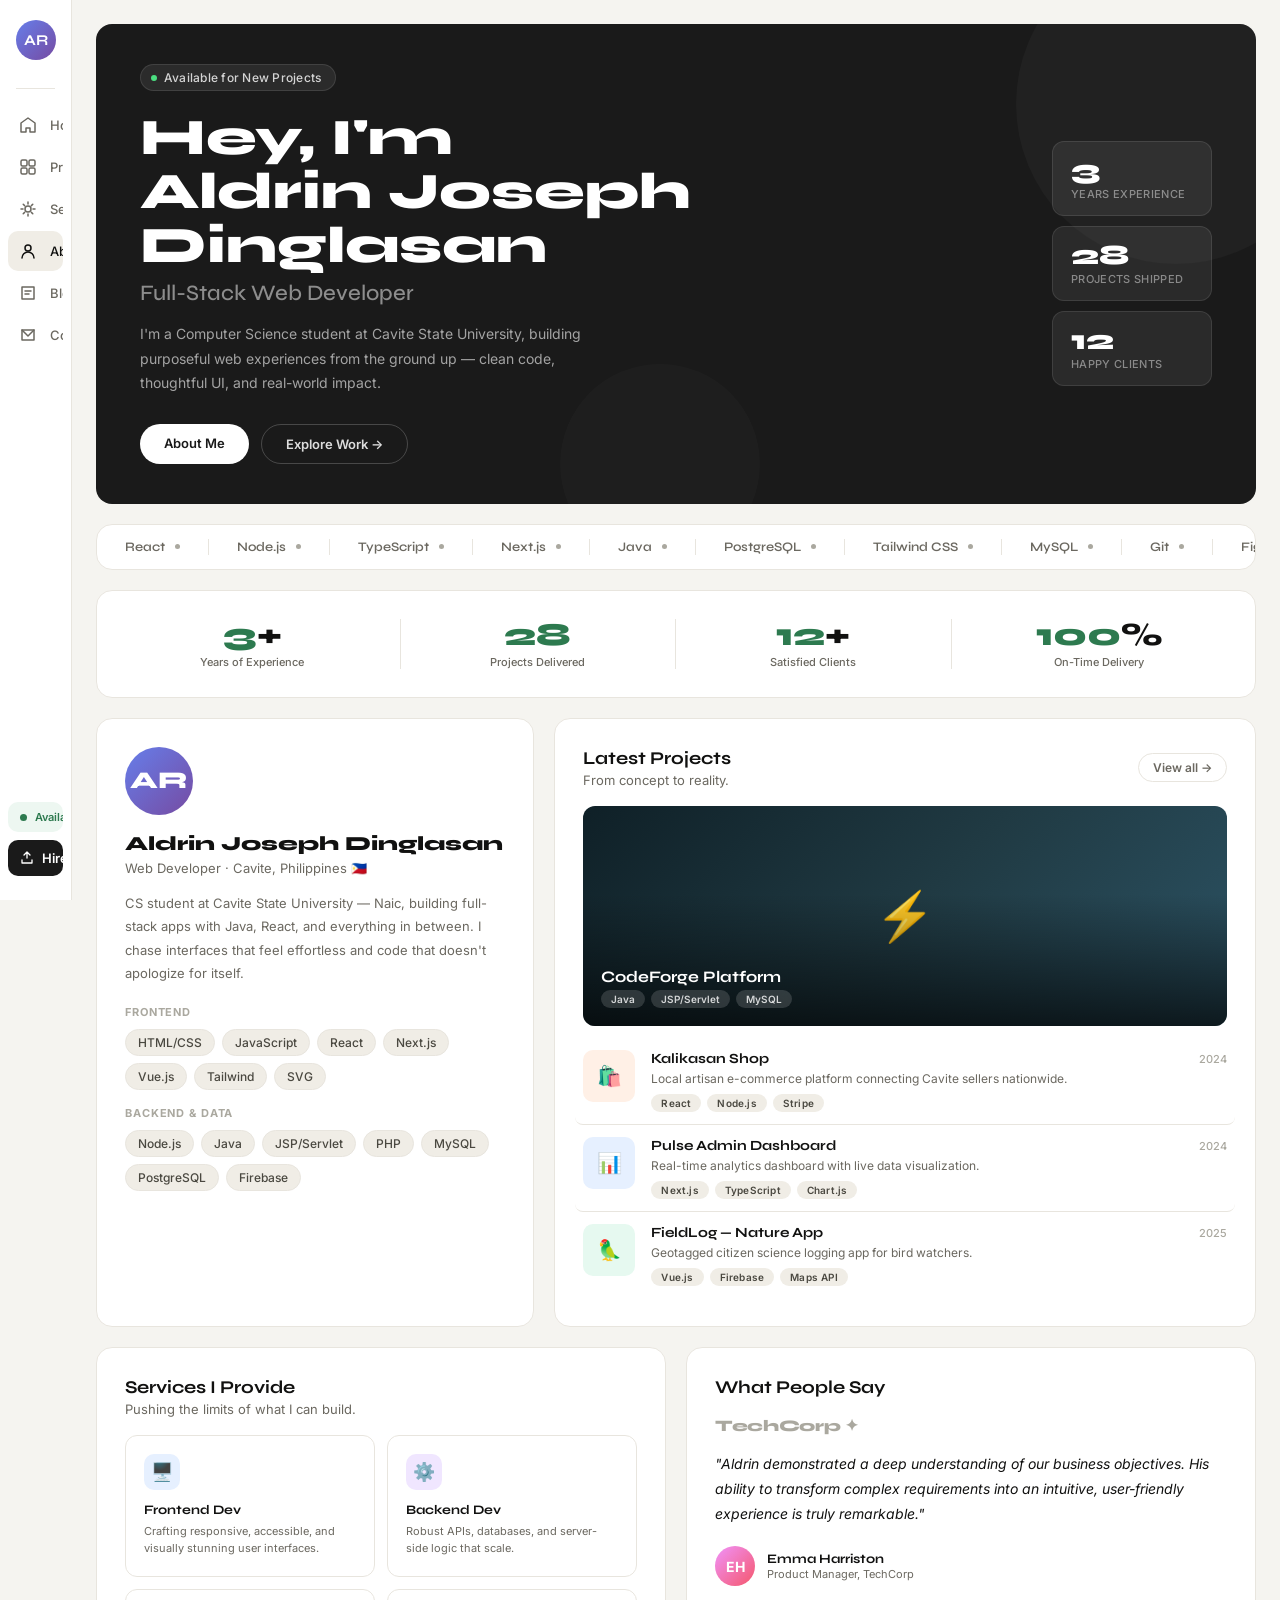
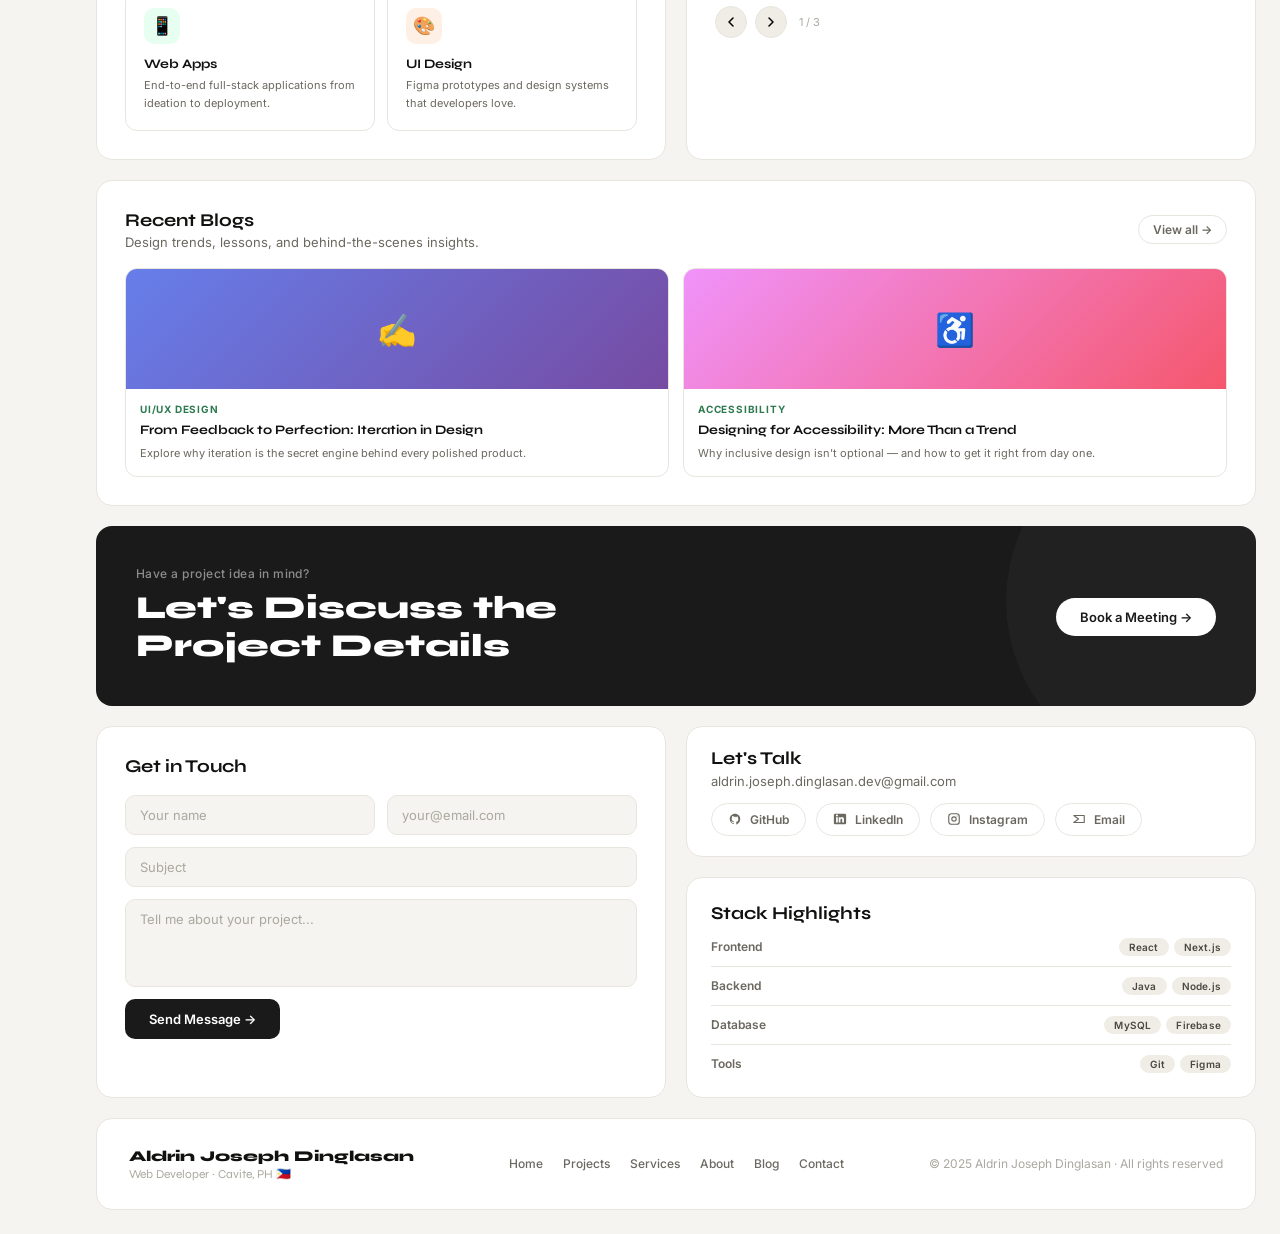
<file: index.html>
<!DOCTYPE html>
<html lang="en">
<head>
  <meta charset="UTF-8">
  <meta name="viewport" content="width=device-width, initial-scale=1.0">
  <title>Aldrin Joseph Dinglasan — Web Developer</title>

  <!-- Google Fonts -->
  <link rel="preconnect" href="https://fonts.googleapis.com">
  <link href="https://fonts.googleapis.com/css2?family=Syne:wght@400;500;600;700;800&family=Inter:wght@300;400;500;600&display=swap" rel="stylesheet">

  <!-- Stylesheet -->
  <link rel="stylesheet" href="assets/css/style.css">
</head>
<body>

<!-- ══════════════════════════════
     SIDEBAR
══════════════════════════════ -->
<aside class="sidebar">

  <!-- Profile -->
  <div class="sidebar-profile">
    <div class="sidebar-avatar">AR</div>
    <div class="sidebar-profile-text">
      <div class="sidebar-name">Aldrin Joseph Dinglasan</div>
      <div class="sidebar-role">Web Developer</div>
    </div>
  </div>

  <div class="sidebar-divider"></div>

  <!-- Nav -->
  <ul class="sidebar-nav">
    <li>
      <a href="#home" class="active">
        <span class="nav-icon">
          <svg width="18" height="18" viewBox="0 0 18 18" fill="none">
            <path d="M2 7l7-5 7 5v9H11v-4H7v4H2V7z" stroke="currentColor" stroke-width="1.5" stroke-linejoin="round"/>
          </svg>
        </span>
        <span class="nav-label">Home</span>
      </a>
    </li>
    <li>
      <a href="#projects">
        <span class="nav-icon">
          <svg width="18" height="18" viewBox="0 0 18 18" fill="none">
            <rect x="2" y="2" width="6" height="6" rx="1.5" stroke="currentColor" stroke-width="1.5"/>
            <rect x="10" y="2" width="6" height="6" rx="1.5" stroke="currentColor" stroke-width="1.5"/>
            <rect x="2" y="10" width="6" height="6" rx="1.5" stroke="currentColor" stroke-width="1.5"/>
            <rect x="10" y="10" width="6" height="6" rx="1.5" stroke="currentColor" stroke-width="1.5"/>
          </svg>
        </span>
        <span class="nav-label">Projects</span>
      </a>
    </li>
    <li>
      <a href="#services">
        <span class="nav-icon">
          <svg width="18" height="18" viewBox="0 0 18 18" fill="none">
            <circle cx="9" cy="9" r="3" stroke="currentColor" stroke-width="1.5"/>
            <path d="M9 2v2M9 14v2M2 9h2M14 9h2M4.22 4.22l1.41 1.41M12.37 12.37l1.41 1.41M4.22 13.78l1.41-1.41M12.37 5.63l1.41-1.41" stroke="currentColor" stroke-width="1.5" stroke-linecap="round"/>
          </svg>
        </span>
        <span class="nav-label">Services</span>
      </a>
    </li>
    <li>
      <a href="#about">
        <span class="nav-icon">
          <svg width="18" height="18" viewBox="0 0 18 18" fill="none">
            <circle cx="9" cy="6" r="3" stroke="currentColor" stroke-width="1.5"/>
            <path d="M3 16c0-3.314 2.686-6 6-6s6 2.686 6 6" stroke="currentColor" stroke-width="1.5" stroke-linecap="round"/>
          </svg>
        </span>
        <span class="nav-label">About Me</span>
      </a>
    </li>
    <li>
      <a href="#blog">
        <span class="nav-icon">
          <svg width="18" height="18" viewBox="0 0 18 18" fill="none">
            <path d="M3 3h12v12H3z" stroke="currentColor" stroke-width="1.5" stroke-linejoin="round"/>
            <path d="M6 7h6M6 10h4" stroke="currentColor" stroke-width="1.5" stroke-linecap="round"/>
          </svg>
        </span>
        <span class="nav-label">Blog</span>
      </a>
    </li>
    <li>
      <a href="#contact">
        <span class="nav-icon">
          <svg width="18" height="18" viewBox="0 0 18 18" fill="none">
            <path d="M3 4h12v10H3z" stroke="currentColor" stroke-width="1.5" stroke-linejoin="round"/>
            <path d="M3 4l6 6 6-6" stroke="currentColor" stroke-width="1.5" stroke-linecap="round" stroke-linejoin="round"/>
          </svg>
        </span>
        <span class="nav-label">Contact</span>
      </a>
    </li>
  </ul>

  <!-- Bottom actions -->
  <div class="sidebar-bottom">
    <div class="available-badge">
      <div class="available-dot"></div>
      <span class="available-text">Available Now</span>
    </div>
    <a href="#contact" class="hire-btn">
      <svg width="14" height="14" viewBox="0 0 14 14" fill="none">
        <path d="M7 1v6M4 4l3-3 3 3M2 9v3h10V9" stroke="currentColor" stroke-width="1.3" stroke-linecap="round" stroke-linejoin="round"/>
      </svg>
      <span>Hire Me</span>
    </a>
  </div>

</aside>


<!-- ══════════════════════════════
     MAIN CONTENT
══════════════════════════════ -->
<main class="main" id="home">

  <!-- ── HERO ── -->
  <section class="hero-card fade-in">
    <div class="hero-left">
      <div class="hero-status">
        <div class="hero-status-dot"></div>
        <span class="hero-status-text">Available for New Projects</span>
      </div>
      <h1 class="hero-title">Hey, I'm<br>Aldrin Joseph Dinglasan</h1>
      <p class="hero-subtitle">Full-Stack Web Developer</p>
      <p class="hero-desc">I'm a Computer Science student at Cavite State University, building purposeful web experiences from the ground up — clean code, thoughtful UI, and real-world impact.</p>
      <div class="hero-actions">
        <a href="#about" class="btn-white">About Me</a>
        <a href="#projects" class="btn-outline">Explore Work →</a>
      </div>
    </div>
    <div class="hero-right">
      <div class="hero-stat-cards">
        <div class="hero-stat-card">
          <div class="hero-stat-num" id="c1">0</div>
          <div class="hero-stat-label">YEARS EXPERIENCE</div>
        </div>
        <div class="hero-stat-card">
          <div class="hero-stat-num" id="c2">0</div>
          <div class="hero-stat-label">PROJECTS SHIPPED</div>
        </div>
        <div class="hero-stat-card">
          <div class="hero-stat-num" id="c3">0</div>
          <div class="hero-stat-label">HAPPY CLIENTS</div>
        </div>
      </div>
    </div>
  </section>

  <!-- ── MARQUEE ── -->
  <div class="marquee-strip fade-in fade-in-1">
    <div class="marquee-track">
      <div class="marquee-item"><span>React</span><div class="marquee-dot"></div></div>
      <div class="marquee-item"><span>Node.js</span><div class="marquee-dot"></div></div>
      <div class="marquee-item"><span>TypeScript</span><div class="marquee-dot"></div></div>
      <div class="marquee-item"><span>Next.js</span><div class="marquee-dot"></div></div>
      <div class="marquee-item"><span>Java</span><div class="marquee-dot"></div></div>
      <div class="marquee-item"><span>PostgreSQL</span><div class="marquee-dot"></div></div>
      <div class="marquee-item"><span>Tailwind CSS</span><div class="marquee-dot"></div></div>
      <div class="marquee-item"><span>MySQL</span><div class="marquee-dot"></div></div>
      <div class="marquee-item"><span>Git</span><div class="marquee-dot"></div></div>
      <div class="marquee-item"><span>Figma</span><div class="marquee-dot"></div></div>
      <div class="marquee-item"><span>Vue.js</span><div class="marquee-dot"></div></div>
      <div class="marquee-item"><span>PHP</span><div class="marquee-dot"></div></div>
      <!-- Duplicates for seamless loop -->
      <div class="marquee-item"><span>React</span><div class="marquee-dot"></div></div>
      <div class="marquee-item"><span>Node.js</span><div class="marquee-dot"></div></div>
      <div class="marquee-item"><span>TypeScript</span><div class="marquee-dot"></div></div>
      <div class="marquee-item"><span>Next.js</span><div class="marquee-dot"></div></div>
      <div class="marquee-item"><span>Java</span><div class="marquee-dot"></div></div>
      <div class="marquee-item"><span>PostgreSQL</span><div class="marquee-dot"></div></div>
      <div class="marquee-item"><span>Tailwind CSS</span><div class="marquee-dot"></div></div>
      <div class="marquee-item"><span>MySQL</span><div class="marquee-dot"></div></div>
      <div class="marquee-item"><span>Git</span><div class="marquee-dot"></div></div>
      <div class="marquee-item"><span>Figma</span><div class="marquee-dot"></div></div>
      <div class="marquee-item"><span>Vue.js</span><div class="marquee-dot"></div></div>
      <div class="marquee-item"><span>PHP</span><div class="marquee-dot"></div></div>
    </div>
  </div>

  <!-- ── STATS ── -->
  <div class="card stats-card fade-in fade-in-2">
    <div class="stat-item">
      <div class="stat-num"><span id="s1">3</span>+</div>
      <div class="stat-label">Years of Experience</div>
    </div>
    <div class="stat-item">
      <div class="stat-num"><span id="s2">28</span></div>
      <div class="stat-label">Projects Delivered</div>
    </div>
    <div class="stat-item">
      <div class="stat-num"><span id="s3">12</span>+</div>
      <div class="stat-label">Satisfied Clients</div>
    </div>
    <div class="stat-item">
      <div class="stat-num"><span id="s4">100</span>%</div>
      <div class="stat-label">On-Time Delivery</div>
    </div>
  </div>

  <!-- ── ABOUT + PROJECTS ── -->
  <div class="grid-1-2 fade-in fade-in-2" id="projects">

    <!-- About / Skills -->
    <div class="card about-card" id="about">
      <div class="avatar-large">AR</div>
      <div class="about-name">Aldrin Joseph Dinglasan</div>
      <div class="about-role-line">Web Developer · Cavite, Philippines 🇵🇭</div>
      <p class="about-bio">CS student at Cavite State University — Naic, building full-stack apps with Java, React, and everything in between. I chase interfaces that feel effortless and code that doesn't apologize for itself.</p>

      <div class="skills-section-title">Frontend</div>
      <div class="skills-cloud">
        <span class="skill-chip">HTML/CSS</span>
        <span class="skill-chip">JavaScript</span>
        <span class="skill-chip">React</span>
        <span class="skill-chip">Next.js</span>
        <span class="skill-chip">Vue.js</span>
        <span class="skill-chip">Tailwind</span>
        <span class="skill-chip">SVG</span>
      </div>

      <div class="skills-section-title">Backend &amp; Data</div>
      <div class="skills-cloud">
        <span class="skill-chip">Node.js</span>
        <span class="skill-chip">Java</span>
        <span class="skill-chip">JSP/Servlet</span>
        <span class="skill-chip">PHP</span>
        <span class="skill-chip">MySQL</span>
        <span class="skill-chip">PostgreSQL</span>
        <span class="skill-chip">Firebase</span>
      </div>
    </div>

    <!-- Projects list -->
    <div class="card projects-card">
      <div class="section-label">
        <div>
          <div class="section-title-sm">Latest Projects</div>
          <div class="section-sub">From concept to reality.</div>
        </div>
        <a href="#" class="view-all">View all →</a>
      </div>

      <!-- Featured -->
      <div class="featured-project">
        <div class="fp-bg" style="background:linear-gradient(135deg,#0f2027,#203a43,#2c5364);">⚡</div>
        <div class="fp-overlay">
          <div class="fp-info">
            <div class="fp-name">CodeForge Platform</div>
            <div class="fp-tags">
              <span class="fp-tag">Java</span>
              <span class="fp-tag">JSP/Servlet</span>
              <span class="fp-tag">MySQL</span>
            </div>
          </div>
        </div>
      </div>

      <!-- Project items -->
      <div class="project-item">
        <div class="project-thumb" style="background:#fff0e6;">🛍️</div>
        <div class="project-info">
          <div class="project-name">Kalikasan Shop</div>
          <div class="project-desc-sm">Local artisan e-commerce platform connecting Cavite sellers nationwide.</div>
          <div class="project-tags-row">
            <span class="tag">React</span>
            <span class="tag">Node.js</span>
            <span class="tag">Stripe</span>
          </div>
        </div>
        <div class="project-year">2024</div>
      </div>

      <div class="project-item">
        <div class="project-thumb" style="background:#e6f0ff;">📊</div>
        <div class="project-info">
          <div class="project-name">Pulse Admin Dashboard</div>
          <div class="project-desc-sm">Real-time analytics dashboard with live data visualization.</div>
          <div class="project-tags-row">
            <span class="tag">Next.js</span>
            <span class="tag">TypeScript</span>
            <span class="tag">Chart.js</span>
          </div>
        </div>
        <div class="project-year">2024</div>
      </div>

      <div class="project-item">
        <div class="project-thumb" style="background:#e6f9f0;">🦜</div>
        <div class="project-info">
          <div class="project-name">FieldLog — Nature App</div>
          <div class="project-desc-sm">Geotagged citizen science logging app for bird watchers.</div>
          <div class="project-tags-row">
            <span class="tag">Vue.js</span>
            <span class="tag">Firebase</span>
            <span class="tag">Maps API</span>
          </div>
        </div>
        <div class="project-year">2025</div>
      </div>
    </div>

  </div><!-- end grid -->

  <!-- ── SERVICES + TESTIMONIALS ── -->
  <div class="grid-2 fade-in fade-in-3" id="services">

    <!-- Services -->
    <div class="card services-card">
      <div class="section-label">
        <div>
          <div class="section-title-sm">Services I Provide</div>
          <div class="section-sub">Pushing the limits of what I can build.</div>
        </div>
      </div>
      <div class="service-grid">
        <div class="service-item">
          <div class="service-icon" style="background:#e6f0ff;">🖥️</div>
          <div class="service-name">Frontend Dev</div>
          <div class="service-desc">Crafting responsive, accessible, and visually stunning user interfaces.</div>
        </div>
        <div class="service-item">
          <div class="service-icon" style="background:#f0e6ff;">⚙️</div>
          <div class="service-name">Backend Dev</div>
          <div class="service-desc">Robust APIs, databases, and server-side logic that scale.</div>
        </div>
        <div class="service-item">
          <div class="service-icon" style="background:#e6fff0;">📱</div>
          <div class="service-name">Web Apps</div>
          <div class="service-desc">End-to-end full-stack applications from ideation to deployment.</div>
        </div>
        <div class="service-item">
          <div class="service-icon" style="background:#fff0e6;">🎨</div>
          <div class="service-name">UI Design</div>
          <div class="service-desc">Figma prototypes and design systems that developers love.</div>
        </div>
      </div>
    </div>

    <!-- Testimonials -->
    <div class="card testimonials-card">
      <div class="section-label">
        <div class="section-title-sm">What People Say</div>
      </div>
      <div class="testimonial-slider">
        <div class="testimonial-slides">

          <div class="testimonial-slide active">
            <div class="testimonial-logo">TechCorp ✦</div>
            <p class="testimonial-text">"Aldrin demonstrated a deep understanding of our business objectives. His ability to transform complex requirements into an intuitive, user-friendly experience is truly remarkable."</p>
            <div class="testimonial-person">
              <div class="testimonial-avatar">EH</div>
              <div>
                <div class="testimonial-name">Emma Harriston</div>
                <div class="testimonial-title">Product Manager, TechCorp</div>
              </div>
            </div>
          </div>

          <div class="testimonial-slide">
            <div class="testimonial-logo">StartupPH ✦</div>
            <p class="testimonial-text">"Working with Aldrin has been a transformative experience. He approached our complex project with clarity and delivered beyond what we imagined was possible."</p>
            <div class="testimonial-person">
              <div class="testimonial-avatar" style="background:linear-gradient(135deg,#43e97b,#38f9d7);">LM</div>
              <div>
                <div class="testimonial-name">Luka Mengham</div>
                <div class="testimonial-title">CEO, StartupPH</div>
              </div>
            </div>
          </div>

          <div class="testimonial-slide">
            <div class="testimonial-logo">NaicDigital ✦</div>
            <p class="testimonial-text">"Aldrin built our entire platform from scratch in record time. Clean code, great communication, and a sharp eye for design. We'll absolutely work together again."</p>
            <div class="testimonial-person">
              <div class="testimonial-avatar" style="background:linear-gradient(135deg,#fa709a,#fee140);">RG</div>
              <div>
                <div class="testimonial-name">Rica Gonzales</div>
                <div class="testimonial-title">Founder, NaicDigital</div>
              </div>
            </div>
          </div>

        </div><!-- end slides -->
        <div class="testimonial-controls">
          <button class="t-btn" id="tPrev" aria-label="Previous">
            <svg width="14" height="14" viewBox="0 0 14 14" fill="none">
              <path d="M9 11L5 7l4-4" stroke="currentColor" stroke-width="1.5" stroke-linecap="round" stroke-linejoin="round"/>
            </svg>
          </button>
          <button class="t-btn" id="tNext" aria-label="Next">
            <svg width="14" height="14" viewBox="0 0 14 14" fill="none">
              <path d="M5 3l4 4-4 4" stroke="currentColor" stroke-width="1.5" stroke-linecap="round" stroke-linejoin="round"/>
            </svg>
          </button>
          <span id="tCount" style="font-size:11px;color:var(--text-3);margin-left:4px;align-self:center;">1 / 3</span>
        </div>
      </div>
    </div>

  </div><!-- end grid -->

  <!-- ── BLOG ── -->
  <div class="card blog-card fade-in fade-in-4" id="blog">
    <div class="section-label">
      <div>
        <div class="section-title-sm">Recent Blogs</div>
        <div class="section-sub">Design trends, lessons, and behind-the-scenes insights.</div>
      </div>
      <a href="#" class="view-all">View all →</a>
    </div>
    <div class="blog-grid">
      <div class="blog-item">
        <div class="blog-thumb" style="background:linear-gradient(135deg,#667eea,#764ba2);">✍️</div>
        <div class="blog-body">
          <div class="blog-cat">UI/UX Design</div>
          <div class="blog-title">From Feedback to Perfection: Iteration in Design</div>
          <div class="blog-desc-sm">Explore why iteration is the secret engine behind every polished product.</div>
        </div>
      </div>
      <div class="blog-item">
        <div class="blog-thumb" style="background:linear-gradient(135deg,#f093fb,#f5576c);">♿</div>
        <div class="blog-body">
          <div class="blog-cat">Accessibility</div>
          <div class="blog-title">Designing for Accessibility: More Than a Trend</div>
          <div class="blog-desc-sm">Why inclusive design isn't optional — and how to get it right from day one.</div>
        </div>
      </div>
    </div>
  </div>

  <!-- ── CTA ── -->
  <div class="cta-card fade-in fade-in-4">
    <div>
      <div class="cta-eyebrow">Have a project idea in mind?</div>
      <h2 class="cta-title">Let's Discuss the<br>Project Details</h2>
    </div>
    <div class="cta-right">
      <a href="#contact" class="btn-white">Book a Meeting →</a>
    </div>
  </div>

  <!-- ── CONTACT + SOCIAL ── -->
  <div class="grid-2 fade-in fade-in-5" id="contact">

    <!-- Contact form -->
    <div class="card contact-card">
      <div class="section-label">
        <div class="section-title-sm">Get in Touch</div>
      </div>
      <div class="contact-form">
        <div class="contact-row">
          <input class="contact-input" type="text" placeholder="Your name">
          <input class="contact-input" type="email" placeholder="your@email.com">
        </div>
        <input class="contact-input" type="text" placeholder="Subject">
        <textarea class="contact-input" rows="4" placeholder="Tell me about your project..."></textarea>
        <button class="btn-dark" id="sendBtn">Send Message →</button>
      </div>
    </div>

    <!-- Social + Stack -->
    <div style="display:flex;flex-direction:column;gap:20px;">

      <div class="card social-card">
        <div class="section-title-sm">Let's Talk</div>
        <div style="font-size:13px;color:var(--text-2);margin-top:4px;">aldrin.joseph.dinglasan.dev@gmail.com</div>
        <div class="social-links">
          <a href="https://github.com/drin-afk" class="social-link">
            <svg width="14" height="14" viewBox="0 0 16 16" fill="none">
              <path d="M8 2C4.686 2 2 4.686 2 8c0 2.654 1.721 4.908 4.104 5.701.3.055.41-.13.41-.29 0-.143-.005-.522-.008-1.025-1.67.363-2.022-.804-2.022-.804-.273-.694-.666-.879-.666-.879-.544-.372.041-.364.041-.364.602.042.918.618.918.618.535.916 1.403.651 1.744.498.054-.387.209-.652.38-.801-1.333-.152-2.733-.666-2.733-2.965 0-.655.234-1.19.618-1.61-.062-.152-.268-.762.058-1.588 0 0 .504-.161 1.65.615A5.74 5.74 0 018 5.52a5.74 5.74 0 011.5.202c1.146-.776 1.649-.615 1.649-.615.327.826.121 1.436.06 1.588.385.42.617.955.617 1.61 0 2.305-1.403 2.812-2.74 2.96.215.185.407.551.407 1.11 0 .801-.007 1.448-.007 1.645 0 .161.108.348.413.289C12.28 12.906 14 10.653 14 8c0-3.314-2.686-6-6-6z" fill="currentColor"/>
            </svg>
            GitHub
          </a>
          <a href="https://www.linkedin.com/in/aldrin-joseph-dinglasan-707350416/" class="social-link">
            <svg width="14" height="14" viewBox="0 0 16 16" fill="none">
              <path d="M13.5 2h-11C1.672 2 1 2.672 1 3.5v9c0 .828.672 1.5 1.5 1.5h11c.828 0 1.5-.672 1.5-1.5v-9c0-.828-.672-1.5-1.5-1.5zm-8 10H3.5V6H5.5v6zm-1-6.8a1.2 1.2 0 110-2.4 1.2 1.2 0 010 2.4zM12.5 12h-2V9c0-.8-.5-1.2-1-1.2s-1 .5-1 1.2v3h-2V6h2v.8c.4-.6 1-1 1.8-1 1.3 0 2.2.9 2.2 2.5V12z" fill="currentColor"/>
            </svg>
            LinkedIn
          </a>
          <a href="https://www.instagram.com/drin3r" class="social-link">
            <svg width="14" height="14" viewBox="0 0 16 16" fill="none">
              <rect x="2" y="2" width="12" height="12" rx="3" stroke="currentColor" stroke-width="1.3"/>
              <circle cx="8" cy="8" r="2.5" stroke="currentColor" stroke-width="1.3"/>
              <circle cx="11.5" cy="4.5" r="0.6" fill="currentColor"/>
            </svg>
            Instagram
          </a>
          <a href="mailto:aldrin.joseph.dinglasan.dev@gmail.com" class="social-link">
            <svg width="14" height="14" viewBox="0 0 16 16" fill="none">
              <path d="M2 4l5.5 4L2 12h12V4H2z" stroke="currentColor" stroke-width="1.3" stroke-linejoin="round"/>
            </svg>
            Email
          </a>
        </div>
      </div>

      <div class="card" style="padding:24px;">
        <div class="section-title-sm" style="margin-bottom:14px;">Stack Highlights</div>
        <div style="display:flex;flex-direction:column;gap:10px;">
          <div style="display:flex;justify-content:space-between;align-items:center;">
            <span style="font-size:12px;font-weight:600;color:var(--text-2);">Frontend</span>
            <div style="display:flex;gap:5px;"><span class="tag">React</span><span class="tag">Next.js</span></div>
          </div>
          <div style="height:1px;background:var(--border);"></div>
          <div style="display:flex;justify-content:space-between;align-items:center;">
            <span style="font-size:12px;font-weight:600;color:var(--text-2);">Backend</span>
            <div style="display:flex;gap:5px;"><span class="tag">Java</span><span class="tag">Node.js</span></div>
          </div>
          <div style="height:1px;background:var(--border);"></div>
          <div style="display:flex;justify-content:space-between;align-items:center;">
            <span style="font-size:12px;font-weight:600;color:var(--text-2);">Database</span>
            <div style="display:flex;gap:5px;"><span class="tag">MySQL</span><span class="tag">Firebase</span></div>
          </div>
          <div style="height:1px;background:var(--border);"></div>
          <div style="display:flex;justify-content:space-between;align-items:center;">
            <span style="font-size:12px;font-weight:600;color:var(--text-2);">Tools</span>
            <div style="display:flex;gap:5px;"><span class="tag">Git</span><span class="tag">Figma</span></div>
          </div>
        </div>
      </div>

    </div>
  </div><!-- end grid -->

  <!-- ── FOOTER ── -->
  <div class="footer-card fade-in fade-in-5">
    <div>
      <div class="footer-brand">Aldrin Joseph Dinglasan <span>Web Developer · Cavite, PH 🇵🇭</span></div>
    </div>
    <div class="footer-links">
      <a href="#home">Home</a>
      <a href="#projects">Projects</a>
      <a href="#services">Services</a>
      <a href="#about">About</a>
      <a href="#blog">Blog</a>
      <a href="#contact">Contact</a>
    </div>
    <div class="footer-right">© 2025 Aldrin Joseph Dinglasan · All rights reserved</div>
  </div>

</main>

<!-- Script -->
<script src="assets/js/script.js"></script>
</body>
</html>
</file>
<file: assets/css/style.css>
/* ============================================
   PORTFOLIO — assets/css/style.css
   Alex Reyes · Web Developer
   ============================================ */

*, *::before, *::after { box-sizing: border-box; margin: 0; padding: 0; }

:root {
  --sidebar-w: 72px;
  --sidebar-expanded: 220px;
  --bg: #f5f4f0;
  --card: #ffffff;
  --border: #e8e5de;
  --text: #111110;
  --text-2: #6b6860;
  --text-3: #aaa89f;
  --accent: #1a1a1a;
  --green: #2d7a4f;
  --green-bg: #edf7f1;
  --tag-bg: #f0ede6;
  --tag-text: #4a4840;
  --font-h: 'Syne', sans-serif;
  --font-b: 'Inter', sans-serif;
  --radius: 16px;
  --radius-sm: 10px;
}

html { scroll-behavior: smooth; }
body {
  background: var(--bg);
  color: var(--text);
  font-family: var(--font-b);
  display: flex;
  min-height: 100vh;
  overflow-x: hidden;
}

main, .main {
  min-width: 0;
}

/* ── SIDEBAR ── */
.sidebar {
  position: fixed;
  top: 0; left: 0; bottom: 0;
  width: var(--sidebar-w);
  background: var(--card);
  border-right: 1px solid var(--border);
  display: flex;
  flex-direction: column;
  align-items: center;
  padding: 20px 0 24px;
  z-index: 100;
  transition: width 0.3s cubic-bezier(.4,0,.2,1);
  overflow: hidden;
}
.sidebar:hover {
  width: var(--sidebar-expanded);
  align-items: flex-start;
}

.sidebar-profile {
  display: flex;
  align-items: center;
  gap: 12px;
  padding: 0 16px;
  margin-bottom: 28px;
  white-space: nowrap;
  width: 100%;
}
.sidebar-avatar {
  width: 40px; height: 40px;
  border-radius: 50%;
  background: linear-gradient(135deg, #667eea, #764ba2);
  flex-shrink: 0;
  display: flex;
  align-items: center;
  justify-content: center;
  font-family: var(--font-h);
  font-weight: 700;
  font-size: 15px;
  color: #fff;
  overflow: hidden;
}
.sidebar-avatar img { width: 100%; height: 100%; object-fit: cover; }
.sidebar-profile-text { overflow: hidden; }
.sidebar-name {
  font-family: var(--font-h);
  font-weight: 700;
  font-size: 13px;
  color: var(--text);
  white-space: nowrap;
  overflow: hidden;
  text-overflow: ellipsis;
}
.sidebar-role {
  font-size: 11px;
  color: var(--text-2);
  white-space: nowrap;
}

.sidebar-divider {
  width: calc(100% - 32px);
  margin: 0 16px 16px;
  height: 1px;
  background: var(--border);
}

.sidebar-nav {
  list-style: none;
  width: 100%;
  flex: 1;
  display: flex;
  flex-direction: column;
  gap: 2px;
  padding: 0 8px;
}
.sidebar-nav li a {
  display: flex;
  align-items: center;
  gap: 12px;
  padding: 10px 10px;
  border-radius: var(--radius-sm);
  text-decoration: none;
  color: var(--text-2);
  transition: background 0.2s, color 0.2s;
  white-space: nowrap;
  overflow: hidden;
}
.sidebar-nav li a:hover,
.sidebar-nav li a.active {
  background: var(--tag-bg);
  color: var(--text);
}
.sidebar-nav li a.active { font-weight: 600; }
.nav-icon {
  width: 20px; height: 20px;
  flex-shrink: 0;
  display: flex;
  align-items: center;
  justify-content: center;
}
.nav-label {
  font-size: 13px;
  font-weight: 500;
}

.sidebar-bottom {
  width: 100%;
  padding: 0 8px;
  display: flex;
  flex-direction: column;
  gap: 8px;
}
.available-badge {
  display: flex;
  align-items: center;
  gap: 8px;
  padding: 8px 12px;
  border-radius: var(--radius-sm);
  background: var(--green-bg);
  white-space: nowrap;
  overflow: hidden;
}
.available-dot {
  width: 7px; height: 7px;
  background: var(--green);
  border-radius: 50%;
  flex-shrink: 0;
  animation: blink 2s infinite;
}
@keyframes blink { 0%,100%{opacity:1} 50%{opacity:.3} }
.available-text { font-size: 11px; color: var(--green); font-weight: 600; }

.hire-btn {
  display: flex;
  align-items: center;
  gap: 8px;
  padding: 10px 12px;
  background: var(--accent);
  color: #fff;
  border-radius: var(--radius-sm);
  text-decoration: none;
  font-size: 13px;
  font-weight: 600;
  white-space: nowrap;
  overflow: hidden;
  transition: opacity 0.2s;
}
.hire-btn:hover { opacity: 0.85; }
.hire-btn svg { flex-shrink: 0; }

/* ── MAIN CONTENT ── */
.main {
  margin-left: var(--sidebar-w);
  flex: 1;
  padding: 24px;
  display: flex;
  flex-direction: column;
  gap: 20px;
  max-width: calc(100vw - var(--sidebar-w));
}

/* ── HERO CARD ── */
.hero-card {
  background: var(--accent);
  border-radius: var(--radius);
  padding: 40px 44px;
  display: grid;
  grid-template-columns: 1fr auto;
  gap: 32px;
  align-items: center;
  position: relative;
  overflow: hidden;
}
.hero-card::before {
  content: '';
  position: absolute;
  top: -80px; right: -80px;
  width: 320px; height: 320px;
  border-radius: 50%;
  background: rgba(255,255,255,0.03);
  pointer-events: none;
}
.hero-card::after {
  content: '';
  position: absolute;
  bottom: -60px; left: 40%;
  width: 200px; height: 200px;
  border-radius: 50%;
  background: rgba(255,255,255,0.02);
  pointer-events: none;
}

.hero-status {
  display: inline-flex;
  align-items: center;
  gap: 7px;
  background: rgba(255,255,255,0.08);
  border: 1px solid rgba(255,255,255,0.1);
  border-radius: 100px;
  padding: 5px 14px 5px 10px;
  margin-bottom: 20px;
  width: fit-content;
}
.hero-status-dot { width: 6px; height: 6px; background: #4ade80; border-radius: 50%; animation: blink 2s infinite; }
.hero-status-text { font-size: 12px; color: rgba(255,255,255,0.8); font-weight: 500; letter-spacing: 0.02em; }

.hero-title {
  font-family: var(--font-h);
  font-size: clamp(32px, 4vw, 52px);
  font-weight: 800;
  color: #ffffff;
  line-height: 1.05;
  margin-bottom: 8px;
}
.hero-subtitle {
  font-family: var(--font-h);
  font-size: clamp(16px, 2vw, 22px);
  font-weight: 500;
  color: rgba(255,255,255,0.5);
  margin-bottom: 16px;
}
.hero-desc {
  font-size: 14px;
  line-height: 1.75;
  color: rgba(255,255,255,0.6);
  max-width: 460px;
  margin-bottom: 28px;
}
.hero-actions {
  display: flex;
  gap: 12px;
  flex-wrap: wrap;
}
.btn-white {
  background: #fff;
  color: var(--accent);
  border: none;
  padding: 11px 24px;
  border-radius: 100px;
  font-family: var(--font-b);
  font-size: 13px;
  font-weight: 600;
  cursor: pointer;
  text-decoration: none;
  transition: opacity 0.2s;
}
.btn-white:hover { opacity: 0.88; }
.btn-outline {
  background: transparent;
  color: rgba(255,255,255,0.85);
  border: 1px solid rgba(255,255,255,0.2);
  padding: 11px 24px;
  border-radius: 100px;
  font-family: var(--font-b);
  font-size: 13px;
  font-weight: 600;
  cursor: pointer;
  text-decoration: none;
  transition: background 0.2s, border-color 0.2s;
}
.btn-outline:hover { background: rgba(255,255,255,0.08); border-color: rgba(255,255,255,0.35); }

.hero-right {
  display: flex;
  flex-direction: column;
  align-items: flex-end;
  gap: 12px;
  position: relative;
  z-index: 1;
}
.hero-stat-cards {
  display: flex;
  flex-direction: column;
  gap: 10px;
  min-width: 160px;
}
.hero-stat-card {
  background: rgba(255,255,255,0.07);
  border: 1px solid rgba(255,255,255,0.1);
  border-radius: 12px;
  padding: 14px 18px;
}
.hero-stat-num {
  font-family: var(--font-h);
  font-size: 28px;
  font-weight: 800;
  color: #fff;
  line-height: 1;
}
.hero-stat-label { font-size: 11px; color: rgba(255,255,255,0.45); margin-top: 3px; font-weight: 500; letter-spacing: 0.03em; }

/* ── MARQUEE ── */
.marquee-strip {
  background: var(--card);
  border-radius: var(--radius);
  padding: 14px 0;
  overflow: hidden;
  border: 1px solid var(--border);
}
.marquee-track {
  display: flex;
  gap: 0;
  animation: marquee 22s linear infinite;
  width: max-content;
}
.marquee-track:hover { animation-play-state: paused; }
@keyframes marquee { from { transform: translateX(0); } to { transform: translateX(-50%); } }
.marquee-item {
  display: flex;
  align-items: center;
  gap: 10px;
  padding: 0 28px;
  border-right: 1px solid var(--border);
  white-space: nowrap;
}
.marquee-item span {
  font-family: var(--font-h);
  font-size: 13px;
  font-weight: 600;
  color: var(--text-2);
}
.marquee-dot { width: 5px; height: 5px; background: var(--text-3); border-radius: 50%; }

/* ── GRID LAYOUTS ── */
.grid-2 { display: grid; grid-template-columns: 1fr 1fr; gap: 20px; }
.grid-3 { display: grid; grid-template-columns: 1fr 1fr 1fr; gap: 20px; }
.grid-1-2 { display: grid; grid-template-columns: 1fr 1.6fr; gap: 20px; }
.grid-2-1 { display: grid; grid-template-columns: 1.6fr 1fr; gap: 20px; }

/* ── CARD BASE ── */
.card {
  background: var(--card);
  border-radius: var(--radius);
  border: 1px solid var(--border);
  overflow: hidden;
}

/* ── SECTION LABEL ── */
.section-label {
  display: flex;
  align-items: center;
  justify-content: space-between;
  margin-bottom: 18px;
}
.section-title-sm {
  font-family: var(--font-h);
  font-size: 18px;
  font-weight: 700;
  color: var(--text);
}
.section-sub {
  font-size: 13px;
  color: var(--text-2);
  margin-top: 3px;
}
.view-all {
  font-size: 12px;
  font-weight: 600;
  color: var(--text-2);
  text-decoration: none;
  display: flex;
  align-items: center;
  gap: 4px;
  padding: 6px 14px;
  border: 1px solid var(--border);
  border-radius: 100px;
  transition: background 0.2s, color 0.2s;
}
.view-all:hover { background: var(--tag-bg); color: var(--text); }

/* ── PROJECTS ── */
.projects-card { padding: 28px; }
.project-item {
  display: flex;
  gap: 16px;
  border-bottom: 1px solid var(--border);
  cursor: pointer;
  transition: background 0.2s;
  border-radius: 8px;
  padding: 12px 8px;
  margin: 0 -8px;
}
.project-item:last-child { border-bottom: none; }
.project-item:hover { background: var(--tag-bg); }

.project-thumb {
  width: 52px; height: 52px;
  border-radius: 10px;
  flex-shrink: 0;
  display: flex;
  align-items: center;
  justify-content: center;
  font-size: 20px;
}
.project-info { flex: 1; min-width: 0; }
.project-name {
  font-family: var(--font-h);
  font-size: 14px;
  font-weight: 700;
  color: var(--text);
  margin-bottom: 3px;
  white-space: nowrap;
  overflow: hidden;
  text-overflow: ellipsis;
}
.project-desc-sm { font-size: 12px; color: var(--text-2); line-height: 1.5; }
.project-tags-row {
  display: flex;
  gap: 6px;
  margin-top: 6px;
  flex-wrap: wrap;
}
.tag {
  font-size: 10px;
  font-weight: 600;
  color: var(--tag-text);
  background: var(--tag-bg);
  padding: 3px 10px;
  border-radius: 100px;
  letter-spacing: 0.02em;
}
.project-year { font-size: 11px; color: var(--text-3); font-weight: 500; flex-shrink: 0; padding-top: 2px; }

/* ── ABOUT / SKILLS ── */
.about-card { padding: 28px; }
.avatar-large {
  width: 68px; height: 68px;
  border-radius: 50%;
  background: linear-gradient(135deg, #667eea, #764ba2);
  display: flex;
  align-items: center;
  justify-content: center;
  font-family: var(--font-h);
  font-weight: 800;
  font-size: 24px;
  color: #fff;
  margin-bottom: 16px;
  overflow: hidden;
}
.about-name { font-family: var(--font-h); font-size: 20px; font-weight: 800; color: var(--text); margin-bottom: 4px; }
.about-role-line { font-size: 13px; color: var(--text-2); margin-bottom: 16px; }
.about-bio { font-size: 13px; line-height: 1.8; color: var(--text-2); margin-bottom: 20px; }

.skills-section-title {
  font-size: 11px;
  font-weight: 700;
  letter-spacing: 0.08em;
  text-transform: uppercase;
  color: var(--text-3);
  margin-bottom: 10px;
  margin-top: 16px;
}
.skills-cloud { display: flex; flex-wrap: wrap; gap: 7px; }
.skill-chip {
  font-size: 12px;
  font-weight: 500;
  color: var(--tag-text);
  background: var(--tag-bg);
  border: 1px solid var(--border);
  padding: 5px 12px;
  border-radius: 100px;
  transition: background 0.2s, border-color 0.2s, color 0.2s;
}
.skill-chip:hover { background: var(--accent); color: #fff; border-color: var(--accent); }

/* ── SERVICES ── */
.services-card { padding: 28px; }
.service-grid { display: grid; grid-template-columns: 1fr 1fr; gap: 12px; margin-top: 8px; }
.service-item {
  padding: 18px;
  border: 1px solid var(--border);
  border-radius: 12px;
  cursor: pointer;
  transition: background 0.2s, border-color 0.2s, transform 0.2s;
}
.service-item:hover { background: var(--tag-bg); border-color: var(--accent); transform: translateY(-2px); }
.service-icon {
  width: 36px; height: 36px;
  border-radius: 10px;
  display: flex;
  align-items: center;
  justify-content: center;
  font-size: 18px;
  margin-bottom: 12px;
}
.service-name { font-family: var(--font-h); font-size: 13px; font-weight: 700; color: var(--text); margin-bottom: 5px; }
.service-desc { font-size: 11px; line-height: 1.6; color: var(--text-2); }

/* ── STATS ROW ── */
.stats-card { padding: 28px; display: grid; grid-template-columns: repeat(4, 1fr); gap: 0; }
.stat-item {
  padding: 0 20px;
  border-right: 1px solid var(--border);
  text-align: center;
}
.stat-item:first-child { padding-left: 0; }
.stat-item:last-child { border-right: none; padding-right: 0; }
.stat-num {
  font-family: var(--font-h);
  font-size: 32px;
  font-weight: 800;
  color: var(--text);
  line-height: 1;
  margin-bottom: 4px;
}
.stat-num span { color: var(--green); }
.stat-label { font-size: 11px; color: var(--text-2); font-weight: 500; }

/* ── TESTIMONIALS ── */
.testimonials-card { padding: 28px; }
.testimonial-slider { position: relative; }
.testimonial-slides { overflow: hidden; }
.testimonial-slide { display: none; }
.testimonial-slide.active { display: block; }
.testimonial-logo {
  font-family: var(--font-h);
  font-size: 16px;
  font-weight: 800;
  color: var(--text-3);
  margin-bottom: 16px;
  letter-spacing: -0.02em;
}
.testimonial-text {
  font-size: 14px;
  line-height: 1.8;
  color: var(--text);
  font-style: italic;
  margin-bottom: 20px;
}
.testimonial-person { display: flex; align-items: center; gap: 12px; }
.testimonial-avatar {
  width: 40px; height: 40px;
  border-radius: 50%;
  background: linear-gradient(135deg, #f093fb, #f5576c);
  display: flex;
  align-items: center;
  justify-content: center;
  font-weight: 700;
  font-size: 14px;
  color: #fff;
  flex-shrink: 0;
}
.testimonial-name { font-family: var(--font-h); font-size: 13px; font-weight: 700; color: var(--text); }
.testimonial-title { font-size: 11px; color: var(--text-2); }
.testimonial-controls {
  display: flex;
  gap: 8px;
  margin-top: 20px;
}
.t-btn {
  width: 32px; height: 32px;
  border-radius: 50%;
  border: 1px solid var(--border);
  background: var(--tag-bg);
  cursor: pointer;
  display: flex;
  align-items: center;
  justify-content: center;
  transition: background 0.2s;
}
.t-btn:hover { background: var(--accent); color: #fff; }
.t-btn:hover svg path { stroke: #fff; }

/* ── BLOG ── */
.blog-card { padding: 28px; }
.blog-grid { display: grid; grid-template-columns: 1fr 1fr; gap: 14px; }
.blog-item {
  border: 1px solid var(--border);
  border-radius: 12px;
  overflow: hidden;
  cursor: pointer;
  transition: transform 0.2s, border-color 0.2s;
}
.blog-item:hover { transform: translateY(-3px); border-color: var(--text-3); }
.blog-thumb {
  height: 120px;
  background: linear-gradient(135deg, #667eea 0%, #764ba2 100%);
  display: flex;
  align-items: center;
  justify-content: center;
  font-size: 32px;
}
.blog-body { padding: 14px; }
.blog-cat { font-size: 10px; font-weight: 700; color: var(--green); letter-spacing: 0.08em; text-transform: uppercase; margin-bottom: 6px; }
.blog-title { font-family: var(--font-h); font-size: 13px; font-weight: 700; color: var(--text); line-height: 1.4; margin-bottom: 6px; }
.blog-desc-sm { font-size: 11px; color: var(--text-2); line-height: 1.5; }

/* ── CTA CARD ── */
.cta-card {
  padding: 40px;
  background: var(--accent);
  border-radius: var(--radius);
  display: flex;
  align-items: center;
  justify-content: space-between;
  gap: 32px;
  position: relative;
  overflow: hidden;
}
.cta-card::before {
  content: '';
  position: absolute;
  top: -100px; right: -100px;
  width: 350px; height: 350px;
  border-radius: 50%;
  background: rgba(255,255,255,0.03);
}
.cta-eyebrow { font-size: 12px; color: rgba(255,255,255,0.5); font-weight: 500; margin-bottom: 8px; letter-spacing: 0.04em; }
.cta-title { font-family: var(--font-h); font-size: clamp(22px, 3vw, 32px); font-weight: 800; color: #fff; line-height: 1.2; margin-bottom: 0; }
.cta-right { position: relative; z-index: 1; flex-shrink: 0; }

/* ── FOOTER ── */
.footer-card {
  background: var(--card);
  border-radius: var(--radius);
  border: 1px solid var(--border);
  padding: 28px 32px;
  display: grid;
  grid-template-columns: 1fr auto 1fr;
  align-items: center;
  gap: 24px;
}
.footer-brand { font-family: var(--font-h); font-size: 15px; font-weight: 800; color: var(--text); }
.footer-brand span { color: var(--text-3); font-weight: 400; font-size: 12px; display: block; margin-top: 2px; }
.footer-links { display: flex; gap: 20px; }
.footer-links a { font-size: 12px; color: var(--text-2); text-decoration: none; font-weight: 500; transition: color 0.2s; }
.footer-links a:hover { color: var(--text); }
.footer-right { text-align: right; font-size: 12px; color: var(--text-3); }

/* ── CONTACT CARD ── */
.contact-card { padding: 28px; }
.contact-form { display: flex; flex-direction: column; gap: 12px; }
.contact-input {
  width: 100%;
  background: var(--bg);
  border: 1px solid var(--border);
  border-radius: var(--radius-sm);
  padding: 11px 14px;
  font-family: var(--font-b);
  font-size: 13px;
  color: var(--text);
  outline: none;
  transition: border-color 0.2s;
  resize: none;
}
.contact-input:focus { border-color: var(--accent); }
.contact-input::placeholder { color: var(--text-3); }
.contact-row { display: grid; grid-template-columns: 1fr 1fr; gap: 12px; }
.btn-dark {
  background: var(--accent);
  color: #fff;
  border: none;
  border-radius: var(--radius-sm);
  padding: 12px 24px;
  font-family: var(--font-b);
  font-size: 13px;
  font-weight: 600;
  cursor: pointer;
  transition: opacity 0.2s;
  align-self: flex-start;
}
.btn-dark:hover { opacity: 0.8; }

/* ── SOCIAL ── */
.social-card { padding: 20px 24px; }
.social-links { display: flex; gap: 10px; flex-wrap: wrap; margin-top: 14px; }
.social-link {
  display: flex;
  align-items: center;
  gap: 8px;
  padding: 8px 16px;
  border: 1px solid var(--border);
  border-radius: 100px;
  text-decoration: none;
  font-size: 12px;
  font-weight: 600;
  color: var(--text-2);
  transition: background 0.2s, border-color 0.2s, color 0.2s;
}
.social-link:hover { background: var(--accent); color: #fff; border-color: var(--accent); }

/* ── FEATURED PROJECT ── */
.featured-project {
  position: relative;
  height: 220px;
  border-radius: 12px;
  overflow: hidden;
  cursor: pointer;
  margin-bottom: 12px;
}
.featured-project:last-child { margin-bottom: 0; }
.fp-bg {
  width: 100%; height: 100%;
  display: flex;
  align-items: center;
  justify-content: center;
  font-size: 48px;
  transition: transform 0.4s ease;
}
.featured-project:hover .fp-bg { transform: scale(1.05); }
.fp-overlay {
  position: absolute;
  inset: 0;
  background: linear-gradient(to top, rgba(0,0,0,0.7) 0%, transparent 60%);
  display: flex;
  align-items: flex-end;
  padding: 18px;
}
.fp-name { font-family: var(--font-h); font-size: 16px; font-weight: 700; color: #fff; margin-bottom: 4px; }
.fp-tags { display: flex; gap: 6px; flex-wrap: wrap; }
.fp-tag {
  font-size: 10px; font-weight: 600;
  color: rgba(255,255,255,0.8);
  background: rgba(255,255,255,0.15);
  border-radius: 100px;
  padding: 3px 10px;
  backdrop-filter: blur(4px);
}

/* ── FADE-IN ANIMATIONS ── */
@keyframes fadeIn { from { opacity:0; transform:translateY(16px); } to { opacity:1; transform:translateY(0); } }
.fade-in { animation: fadeIn 0.5s ease both; }
.fade-in-1 { animation-delay: 0.05s; }
.fade-in-2 { animation-delay: 0.1s; }
.fade-in-3 { animation-delay: 0.15s; }
.fade-in-4 { animation-delay: 0.2s; }
.fade-in-5 { animation-delay: 0.25s; }

/* ── RESPONSIVE ── */

/* Tablet landscape and below: sidebar becomes top navigation bar */
@media (max-width: 900px) {
  body { flex-direction: column; }
  .sidebar {
    position: sticky;
    top: 0; left: 0; right: 0; bottom: auto;
    width: 100%; height: auto;
    flex-direction: row;
    align-items: center;
    padding: 14px 16px;
    gap: 12px;
    border-right: none;
    border-bottom: 1px solid var(--border);
    overflow: hidden;
    backdrop-filter: blur(10px);
    z-index: 100;
  }
  .sidebar:hover { width: 100%; }
  .sidebar-profile { margin-bottom: 0; padding: 0; width: auto; min-width: max-content; }
  .sidebar-divider { display: none; }
  .sidebar-nav {
    flex-direction: row;
    flex: 1;
    gap: 6px;
    padding: 0;
    overflow-x: auto;
    overflow-y: hidden;
    scrollbar-width: none;
  }
  .sidebar-nav::-webkit-scrollbar { display: none; }
  .sidebar-nav li { flex: 0 0 auto; }
  .sidebar-nav li a { padding: 10px 14px; background: var(--bg); border: 1px solid transparent; }
  .nav-label { font-size: 12px; }
  .sidebar-bottom { display: none; }
  .main { margin-left: 0; max-width: 100%; padding: 18px; gap: 16px; }
  .grid-3 { grid-template-columns: 1fr 1fr; }
  .cta-card { flex-direction: column; align-items: flex-start; }
  .footer-card { grid-template-columns: 1fr; text-align: center; }
  .footer-right { text-align: center; }
  .footer-links { justify-content: center; flex-wrap: wrap; }
}

/* Tablet portrait and below: stack most multi-column layouts */
@media (max-width: 768px) {
  .grid-2, .grid-1-2, .grid-2-1 { grid-template-columns: 1fr; }
  .hero-card { grid-template-columns: 1fr; }
  .hero-right { align-items: flex-start; }
  .hero-stat-cards { flex-direction: row; flex-wrap: wrap; min-width: 0; width: 100%; }
  .hero-stat-card { flex: 1; min-width: 140px; }
  .stats-card { grid-template-columns: 1fr 1fr; }
  .stat-item { border-right: none; border-bottom: 1px solid var(--border); padding: 12px 0; }
  .stat-item:last-child { border-bottom: none; }
  .service-grid { grid-template-columns: 1fr 1fr; }
  .blog-grid { grid-template-columns: 1fr 1fr; }
}

/* Mobile: compact single-column layout */
@media (max-width: 600px) {
  .sidebar { padding: 12px; gap: 10px; }
  .sidebar-profile { gap: 10px; }
  .sidebar-name { font-size: 12px; }
  .sidebar-role { font-size: 10px; }
  .sidebar-nav li a { padding: 9px 12px; }
  .nav-icon { width: 18px; height: 18px; }
  .main { padding: 14px; gap: 14px; }
  .hero-card, .cta-card, .projects-card, .about-card, .services-card,
  .testimonials-card, .blog-card, .contact-card { padding: 20px; }
  .hero-actions { flex-direction: column; }
  .hero-actions a, .btn-dark { width: 100%; }
  .hero-stat-card { padding: 12px 14px; }
  .hero-stat-num { font-size: 24px; }
  .section-label { flex-direction: column; align-items: flex-start; gap: 10px; }
  .projects-card .section-label, .blog-card .section-label { margin-bottom: 14px; }
  .project-item { flex-direction: column; align-items: flex-start; gap: 10px; }
  .project-year { padding-top: 0; }
  .service-grid { grid-template-columns: 1fr; gap: 10px; }
  .blog-grid { grid-template-columns: 1fr; }
  .stats-card { grid-template-columns: 1fr; }
  .stat-item { padding: 12px 0; }
  .contact-row { grid-template-columns: 1fr; }
  .social-links { flex-direction: column; }
  .social-link { width: 100%; justify-content: center; }
  .footer-links { gap: 12px; }
  .footer-right { font-size: 11px; }
  .grid-3 { grid-template-columns: 1fr; }
}
</file>
